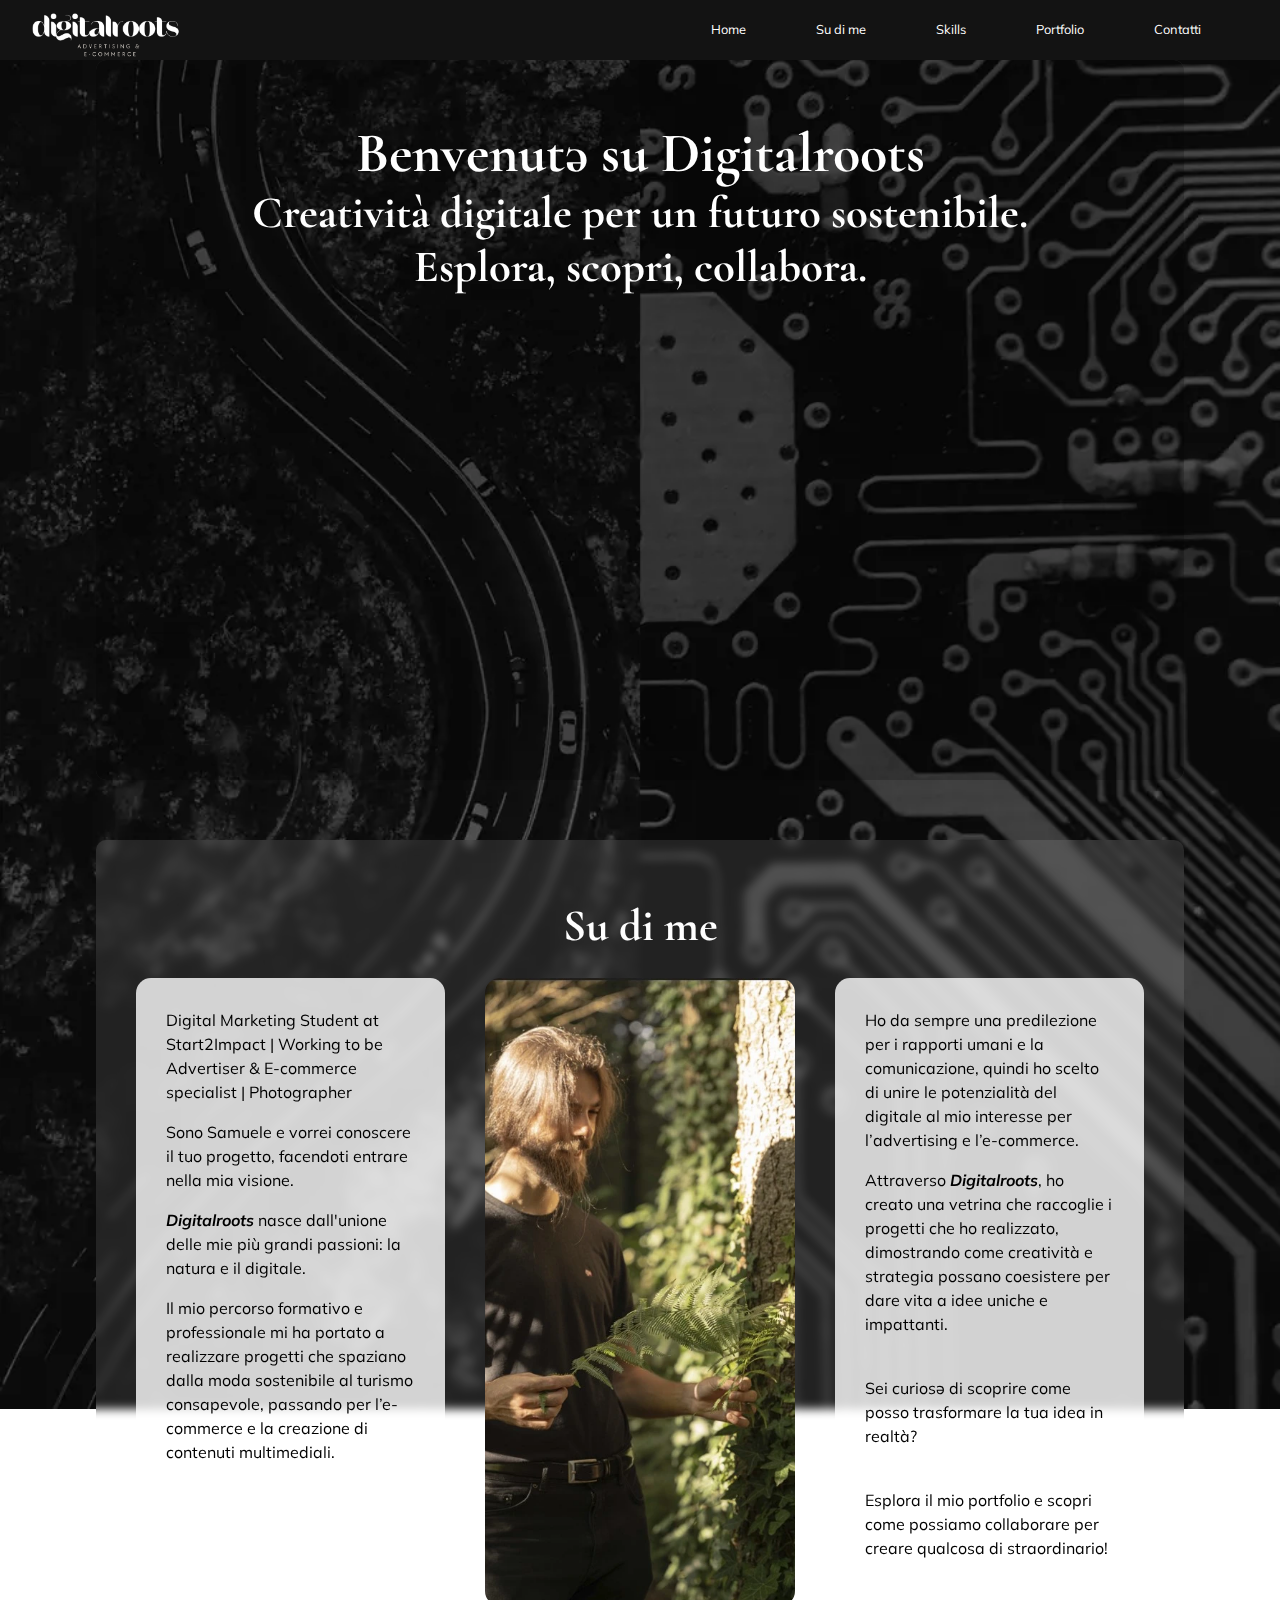
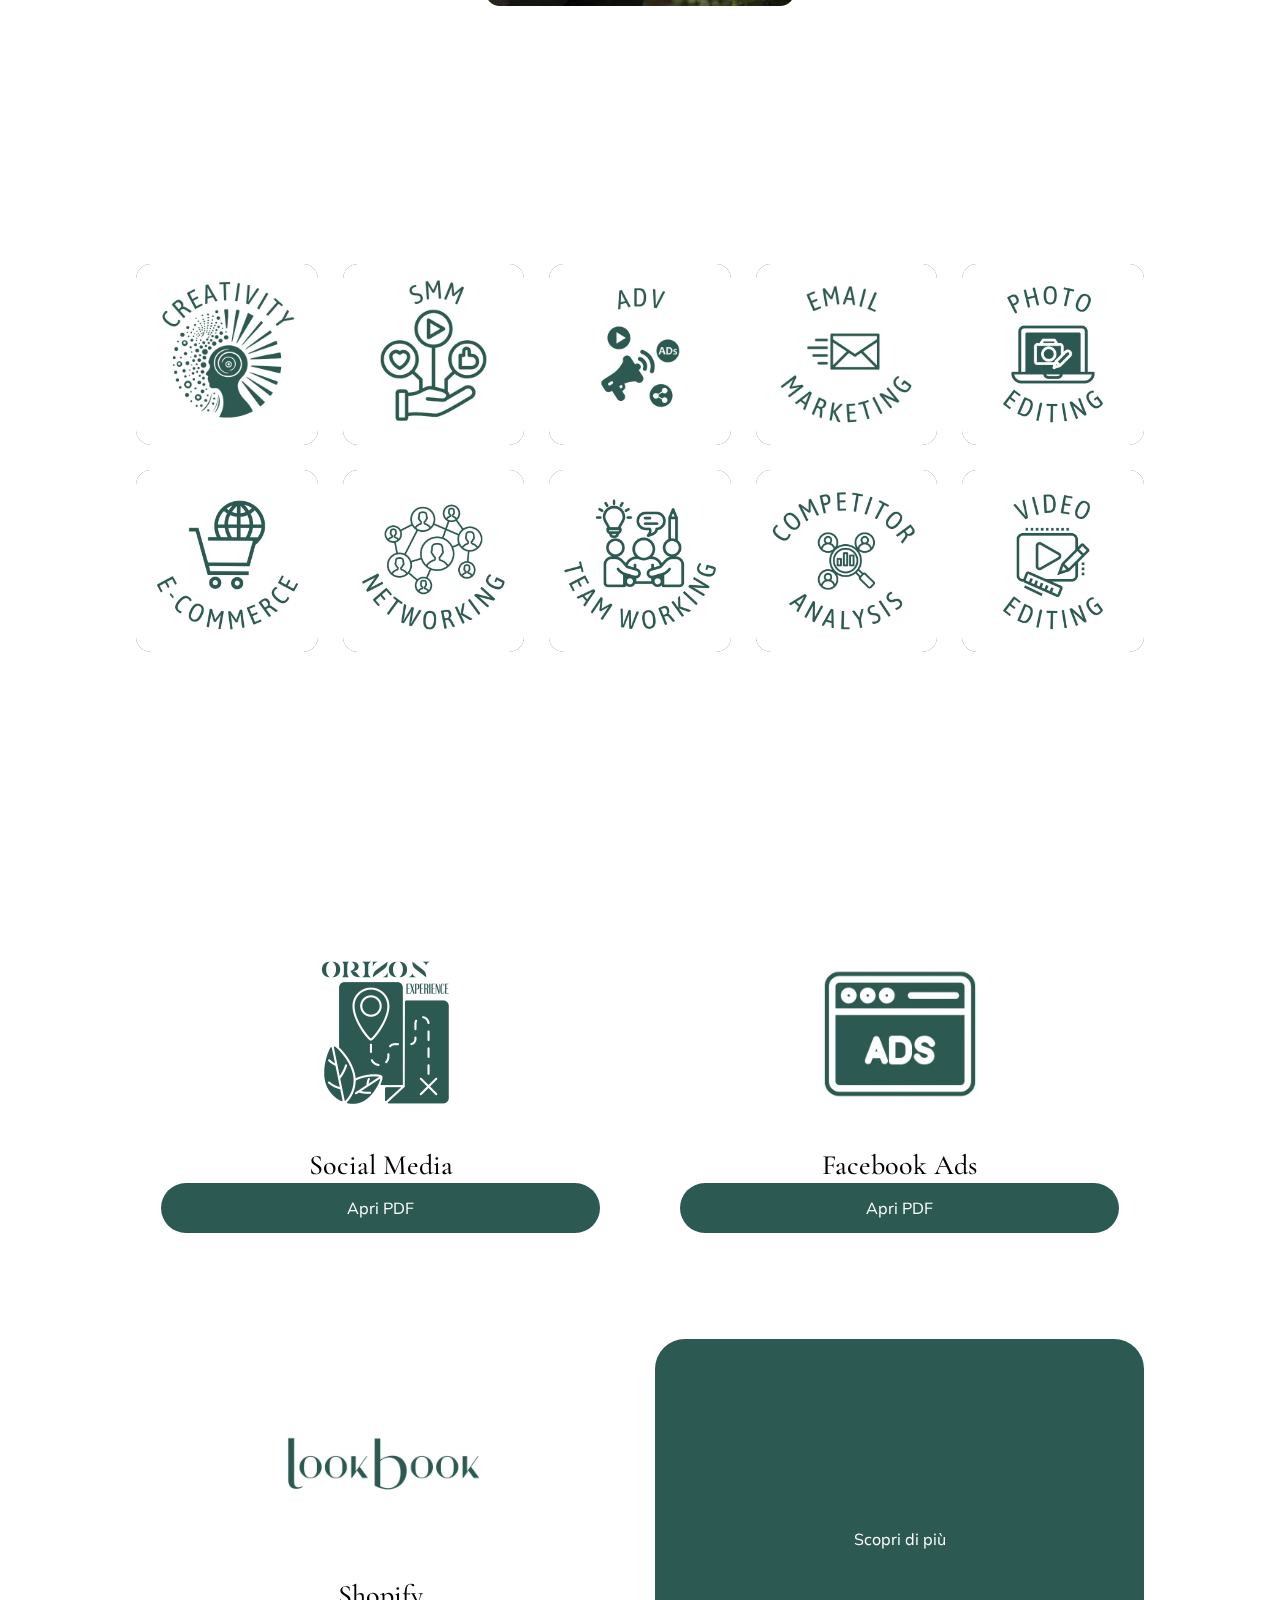
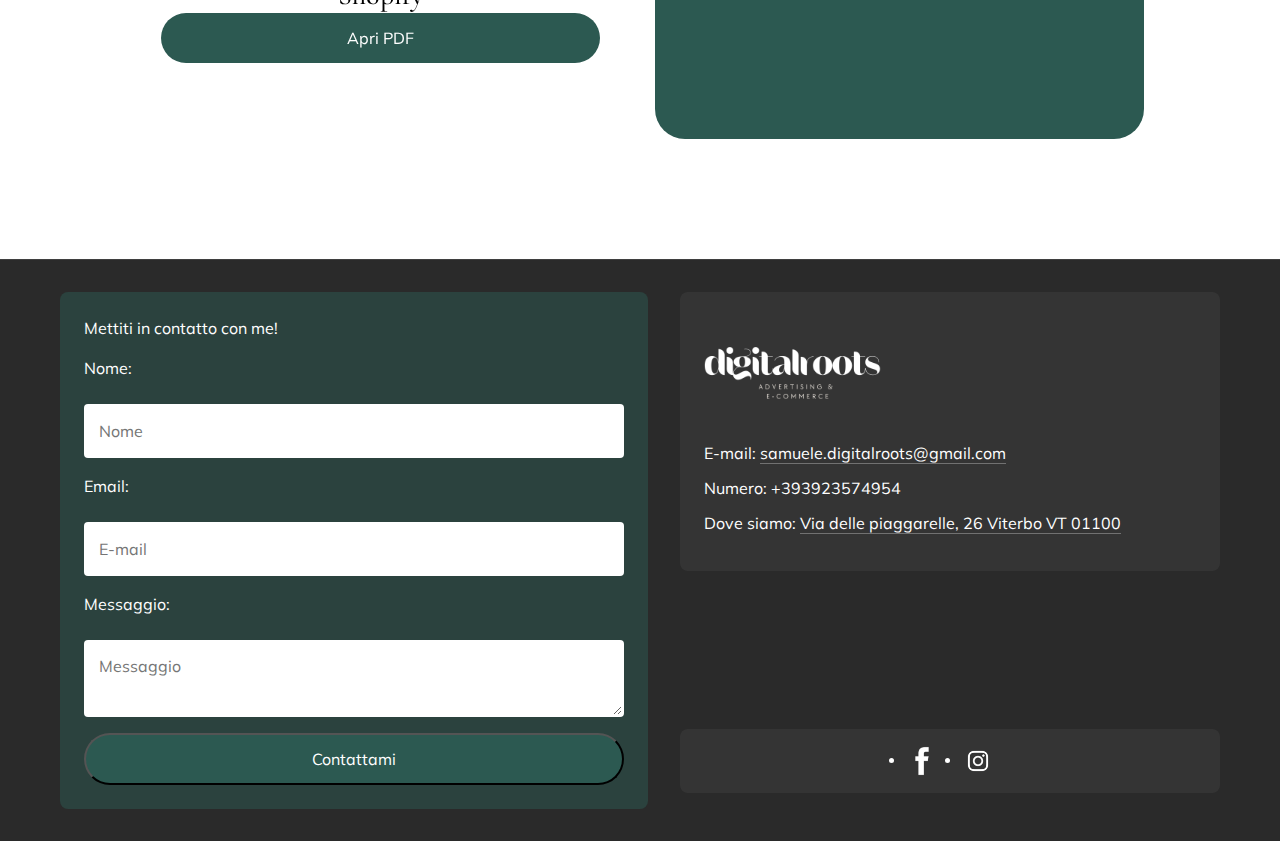
<file: index.html>
<!DOCTYPE html>
<html lang="it" aria-label="Sito principale Digitalroots">
<head>
    <meta charset="UTF-8">
    <meta name="viewport" content="width=device-width, initial-scale=1.0">
    <meta name="author" content="Samuele Delle Monache">
    <meta name="description" content="Digitalroots - Samuele Delle Monache, specializzato in digital marketing, advertising e e-commerce. Portfolio professionale e servizi">
    <meta name="keywords" content="digital marketing, e-commerce, advertising, social media, SEO, web marketing">
    
    <!-- Open Graph / Facebook -->
    <meta property="og:type" content="website">
    <meta property="og:url" content="https://samueledellemonache.github.io/Digitalroots/">
    <meta property="og:title" content="Digitalroots - Portfolio Professionale">
    <meta property="og:description" content="Esplora i progetti di digital marketing e advertising di Samuele Delle Monache">
    <meta property="og:image" content="https://samueledellemonache.github.io/Digitalroots/assets/media/logo-digitalroots-scritta.webp">

    <!-- X / Twitter -->
    <meta name="twitter:card" content="summary_large_image">
    <meta name="twitter:url" content="https://samueledellemonache.github.io/Digitalroots/">
    <meta name="twitter:title" content="Digitalroots - Portfolio Professionale">
    <meta name="twitter:description" content="Esplora i progetti di digital marketing e advertising di Samuele Delle Monache">
    <meta name="twitter:image" content="https://samueledellemonache.github.io/Digitalroots/assets/media/logo-digitalroots-scritta.webp">

    <!-- Preload & Fonts -->
    <link rel="preload" href="https://fonts.googleapis.com/css2?family=Cormorant+Garamond:wght@400;700&family=Mulish:wght@400;600&display=swap" as="style" onload="this.onload=null;this.rel='stylesheet'">
    <link rel="preconnect" href="https://fonts.googleapis.com">
    <link rel="preconnect" href="https://fonts.gstatic.com" crossorigin>
    
    <!-- Fallback for browser without JavaScript -->
    <noscript>
        <link rel="stylesheet" href="https://fonts.googleapis.com/css2?family=Cormorant+Garamond:wght@400;700&family=Mulish:wght@400;600&display=swap">
    </noscript>

    <!-- CSS -->
    <link rel="stylesheet" href="https://stackpath.bootstrapcdn.com/bootstrap/4.5.2/css/bootstrap.min.css" 
          integrity="sha384-JcKb8q3iqJ61gNV9KGb8thSsNjpSL0n8PARn9HuZOnIxN0hoP+VmmDGMN5t9UJ0Z" 
          crossorigin="anonymous">
    <link rel="stylesheet" href="./assets/style.css">

    <!-- Favicon e Canonical -->
    <link rel="canonical" href="https://samueledellemonache.github.io/Digitalroots/">
    <link rel="icon" href="./assets/media/monogram-digitalroots-favicon.ico" type="image/x-icon">
    
    <title>Digitalroots - Samuele Delle Monache</title>
</head>

<body aria-label="Contenuto principale">
    <div class="main-container">

        <header class="sticky-header" aria-label="Intestazione principale">
            <div class="logo" aria-label="Logo di Digitalroots">
                <a href="index.html">
                    <img src="./assets/media/logo-digitalroots-scritta.webp" alt="Digitalroots - Torna alla home page">
                </a>
            </div>

            <button class="navbar-toggler" id="navbar-toggler" aria-expanded="false" aria-label="Menu di navigazione">
                <div class="menu-icon"></div>
                <div class="menu-icon"></div>
                <div class="menu-icon"></div>
            </button>
            <nav class="navbar-collapse" id="navbar-collapse" aria-label="Menu principale">
                <ul>
                    <li><a href="index.html#intro" class="nav-link" aria-current="page">Home</a></li>
                    <li><a href="index.html#about" class="nav-link">Su di me</a></li>
                    <li><a href="index.html#skills" class="nav-link">Skills</a></li>
                    <li><a href="portfolio.html" class="nav-link">Portfolio</a></li>
                    <li><a href="index.html#footer" class="nav-link">Contatti</a></li>
                </ul>
            </nav>
        </header>

        <!-- INTRO SECTION -->
        <section id="intro" aria-labelledby="introTitle">
            <div class="intro-section">
                <div class="intro text">
                    <h1 id="introTitle"><b>Benvenutə su Digitalroots </b></h1>
                    <h2 id="introDesc"><b>Creatività digitale per un futuro sostenibile.<br>
                        Esplora, scopri, collabora.</b></h2>
                </div>
            </div>
        </section>

        <!-- ABOUT SECTION -->
        <section id="about" aria-labelledby="about-title">
            <div class="container">
                <div class="section-header">
                    <h2 id="about-title">Su di me</h2>
                    <br>
                </div>
                
                <div class="about_container">
                    <!-- Left Column -->
                    <div class="col_sx">
                        <div class="content-wrapper">
                            <p class="intro-text">Digital Marketing Student at Start2Impact | Working to be Advertiser & E-commerce specialist | Photographer </p>
                            <div class="about-text">
                                <p>Sono Samuele e vorrei conoscere il tuo progetto, facendoti entrare nella mia visione.</p>
                                <p><b><i>Digitalroots</i></b> nasce dall'unione delle mie più grandi passioni: la natura e il digitale.</p>
                                <p>Il mio percorso formativo e professionale mi ha portato a realizzare progetti che spaziano dalla moda sostenibile al turismo consapevole, passando per l’e-commerce e la creazione di contenuti multimediali.</p>
                            </div>
                        </div>
                    </div>

                    <!-- Central Image -->
                    <div class="image-container">
                        <img src="./assets/media/personal-photo.webp" 
                             alt="Samuele Delle Monache di profilo in un bosco con foglia di felce in mano" 
                             loading="lazy" 
                             class="profile-image">
                    </div>

                    <!-- Right Column -->
                    <div class="col_dx">
                        <div class="about-text">
                            <p>Ho da sempre una predilezione per i rapporti umani e la comunicazione, quindi ho scelto di unire le potenzialità del digitale al mio interesse per l’advertising e l’e-commerce.</p>
                            <p>Attraverso <b><i>Digitalroots</i></b>, ho creato una vetrina che raccoglie i progetti che ho realizzato, dimostrando come creatività e strategia possano coesistere per dare vita a idee uniche e impattanti.</p>
                            <br>
                            <p>Sei curiosə di scoprire come posso trasformare la tua idea in realtà?</p>
                            <br>
                            <p>Esplora il mio portfolio e scopri come possiamo collaborare per creare qualcosa di straordinario!</p>
                        </div>
                    </div>
                </div>
            </div>
        </section>

        <!-- SKILLS SECTION -->
        <section id="skills" aria-labelledby="skillsTitle">
            <div class="container">
                <h2 id="skillsTitle">Le mie skills</h2>
                <p class="visually-hidden">Elenco delle competenze di Samuele Delle Monache</p>
                <br>
                <div class="skl_container">
                    <div class="skill-item" data-tooltip="CREATIVITÀ: Ideazione e realizzazione di contenuti">
                        <img src="./assets/media/icon-creativity-skills.webp" alt="Profilo stilizzato di una testa umana con elementi astratti che simboleggiano la creatività. Sopra, la scritta 'CREATIVITY'" loading="lazy"> 
                    </div>
                    <div class="skill-item" data-tooltip="SOCIAL MEDIA MANAGER: Gestione e pianificazione dei contenuti sui social">
                        <img src="./assets/media/icon-social-media-manager-skills.webp" alt="Icona stilizzata di una mano che sorregge tre simboli social: un cuore, un play e un like. Sopra, la scritta 'SMM'" loading="lazy">
                    </div>
                    <div class="skill-item" data-tooltip="ADVERTISING: Creazione e gestione di campagne pubblicitarie">
                        <img src="./assets/media/icon-advertising-skills.webp" alt="Icona stilizzata di un megafono con simboli di advertising: play, ads e condivisione. Sopra, la scritta 'ADV'" loading="lazy">
                    </div>
                    <div class="skill-item" data-tooltip="EMAIL MARKETING: Gestione di campagne di email marketing">
                        <img src="./assets/media/icon-email-marketing-skills.webp" alt="Icona stilizzata di una busta da lettere in movimento. Intorno la scritta 'Email Marketing'" loading="lazy">
                    </div>

                    <div class="skill-item" data-tooltip="PHOTO EDITING: Ritocco e modifica di immagini">
                        <img src="./assets/media/photo-editing-skills.webp" alt="Icona stilizzata di un laptop con il disegno di una fotocamera e una matita. Intorno la scritta'Photo editing'" loading="lazy">
                    </div>

                    <div class="skill-item" data-tooltip="E-COMMERCE: Gestione e creazione di negozi online">
                        <img src="./assets/media/e-commerce-skills.webp" alt="Icona stilizzata di un carrello della spesa con al suo interno un globo. Intorno la scritta 'E-commerce'" loading="lazy">
                    </div> 
                    
                    <div class="skill-item" data-tooltip="NETWORKING: Creazione e gestione di relazioni professionali">
                        <img src="./assets/media/networking-skills.webp" alt="Icona stilizzata di una rete di persone collegate tra loro. Sotto la scritta 'Networking'" loading="lazy">
                    </div> 

                    <div class="skill-item" data-tooltip="TEAM WORKING: Lavoro di squadra e collaborazione">
                        <img src="./assets/media/team-working-skills.webp" alt="Icona stilizzata di tre persone che collaborano. Una lampadina, un fumetto e una matita sopra le teste simboleggiano idee e dialogo" loading="lazy">
                    </div> 

                    <div class="skill-item" data-tooltip="COMPETITOR ANALYSIS: Analisi della concorrenza">
                        <img src="./assets/media/competitor-analysis-skill.webp" alt="Icona stilizzata con una lente d'ingrandimento che analizza un grafico, collegata a quattro persone. Testo curvo: 'Competitor Analysis'" loading="lazy">
                    </div> 

                    <div class="skill-item" data-tooltip="VIDEO EDITING: montaggio e creazione di video">
                        <img src="./assets/media/video-editing-skills.webp" alt=" Icona stilizzata di uno schermo che mostra un simbolo 'play', una matita e un righello per indicare il video editing" loading="lazy">
                    </div> 
                </div>
            </div>
        </section>

        <!-- PORTFOLIO SECTION -->
        <section id="portfolio" aria-labelledby="portfolioTitle">
            <div class="container">
                <div class="portfolio-header">
                    <h2 id="portfolioTitle">Il mio portfolio</h2>
                    <p class="visually-hidden">Elenco dei progetti realizzati con relativi dettagli</p>
                    <br>
                </div>
                <div class="prt_container">
                    <div class="project">
                        <img src="./assets/media/orizon-experience-logo-sustainable-adventure-tourism.webp" alt="mappa con percorso tracciato, foglie in basso a sinistra e scritta 'Orizon Experience' in alto" loading="lazy">
                        <h3>Social Media</h3>
                        <button class="btn open-pdf" target="_blank" data-pdf="./assets/media/project-social.pdf" aria-label="Apri PDF del progetto Social Media (1.8MB)">Apri PDF</button>
                    </div>
                    <div class="project">
                        <img src="./assets/media/icon-facebook-ads-project.webp" alt="icona stilizzata di una pagina internet con al suo interno la scritta 'Ads'" loading="lazy">
                        <h3>Facebook Ads</h3>
                        <button class="btn open-pdf" target="_blank" data-pdf="./assets/media/project-facebook.pdf" aria-label="Apri PDF del progetto Facebook Ads (2MB)">Apri PDF</button>
                    </div>
                    <div class="project">
                        <img src="./assets/media/icon-lookbook-shopify-project-marketplace-secondhand.webp" alt="logo tipografico lookbook" loading="lazy">
                        <h3>Shopify</h3>
                        <button class="btn open-pdf"  target="_blank" data-pdf="./assets/media/project-shopify.pdf" aria-label="Apri PDF del progetto Shopify (2.3MB)">Apri PDF</button>
                    </div>
                    <a href="portfolio.html" class="discover-more">Scopri di più</a>
                </div>
            </div>
        </section>
    </div>

    <!-- FOOTER -->
    <footer id="footer" class="footer" aria-labelledby="footerTitle">
        <div class="footer-container">
            <!-- Form Column -->
            <div class="footer-form">
                <p class="form-title">Mettiti in contatto con me!</p>
                <form action="https://formspree.io/f/xnnjlaly" method="POST" id="contact-form" aria-labelledby="contact-form-title">
                    <label for="name">Nome:</label>
                    <input type="text" placeholder="Nome" id="name" name="name" required aria-required="true" autocomplete="name">
                    
                    <label for="email">Email:</label>
                    <input type="email" placeholder="E-mail" id="email" name="email" required aria-required="true" autocomplete="email">
                    
                    <label for="message">Messaggio:</label>
                    <textarea placeholder="Messaggio" id="message" name="message" required aria-required="true" autocomplete="message"></textarea>
                    
                    <button class="submit" type="submit" aria-label="Invia messaggio">Contattami</button>
                </form>
            </div>

            <!-- Info Column -->
            <div class="footer-info">
                <div class="footer-branding">
                    <img src="./assets/media/logo-digitalroots-scritta.webp" alt="Logo tipografico composto dalla parola digitalroots con sottotitolo advertising e e-commerce" class="footer-logo" loading="lazy">
                    <ul class="footer-contacts">
                        <li>E-mail: <a href="mailto:samuele.digitalroots@gmail.com" title="Invia email">samuele.digitalroots@gmail.com</a></li>
                        <li>Numero: +393923574954</li>
                        <li>Dove siamo:  <a href="https://www.google.com/maps/search/?api=1&query=Via+delle+piaggarelle,+26+Viterbo+VT+01100" 
                            target="_blank" 
                            rel="noopener" 
                            title="Visualizza su Google Maps">
                            Via delle piaggarelle, 26 Viterbo VT 01100
                          </a></li>
                    </ul>
                </div>
                <ul class="footer-social">
                    <li class="social-item">
                        <a href="https://www.facebook.com/people/Samuele-Delle-Monache/100011033235684/?_rdr" target="_blank">
                            <img src="./assets/media/fbicon.webp" alt="icona Facebook" loading="lazy">
                        </a>
                    </li>
                    <li class="social-item">
                        <a href="https://www.instagram.com/samuele_dellemonache/" target="_blank">
                            <img src="./assets/media/igicon.webp" alt="icona Instagram" loading="lazy">
                        </a>
                    </li>
                </ul>
            </div>
        </div>
    </footer>

    <div id="successModal" class="modal">
        <div class="modal-overlay">
            <div class="modal-content">
                <span class="close">&times;</span>
                <p>Grazie per avermi contattato! Riceverai una risposta entro 24 ore</p>
            </div>
        </div>
    </div>

    <!-- JavaScript -->
    <script src="./assets/script.js"></script>
    
</body>
</html>
</file>
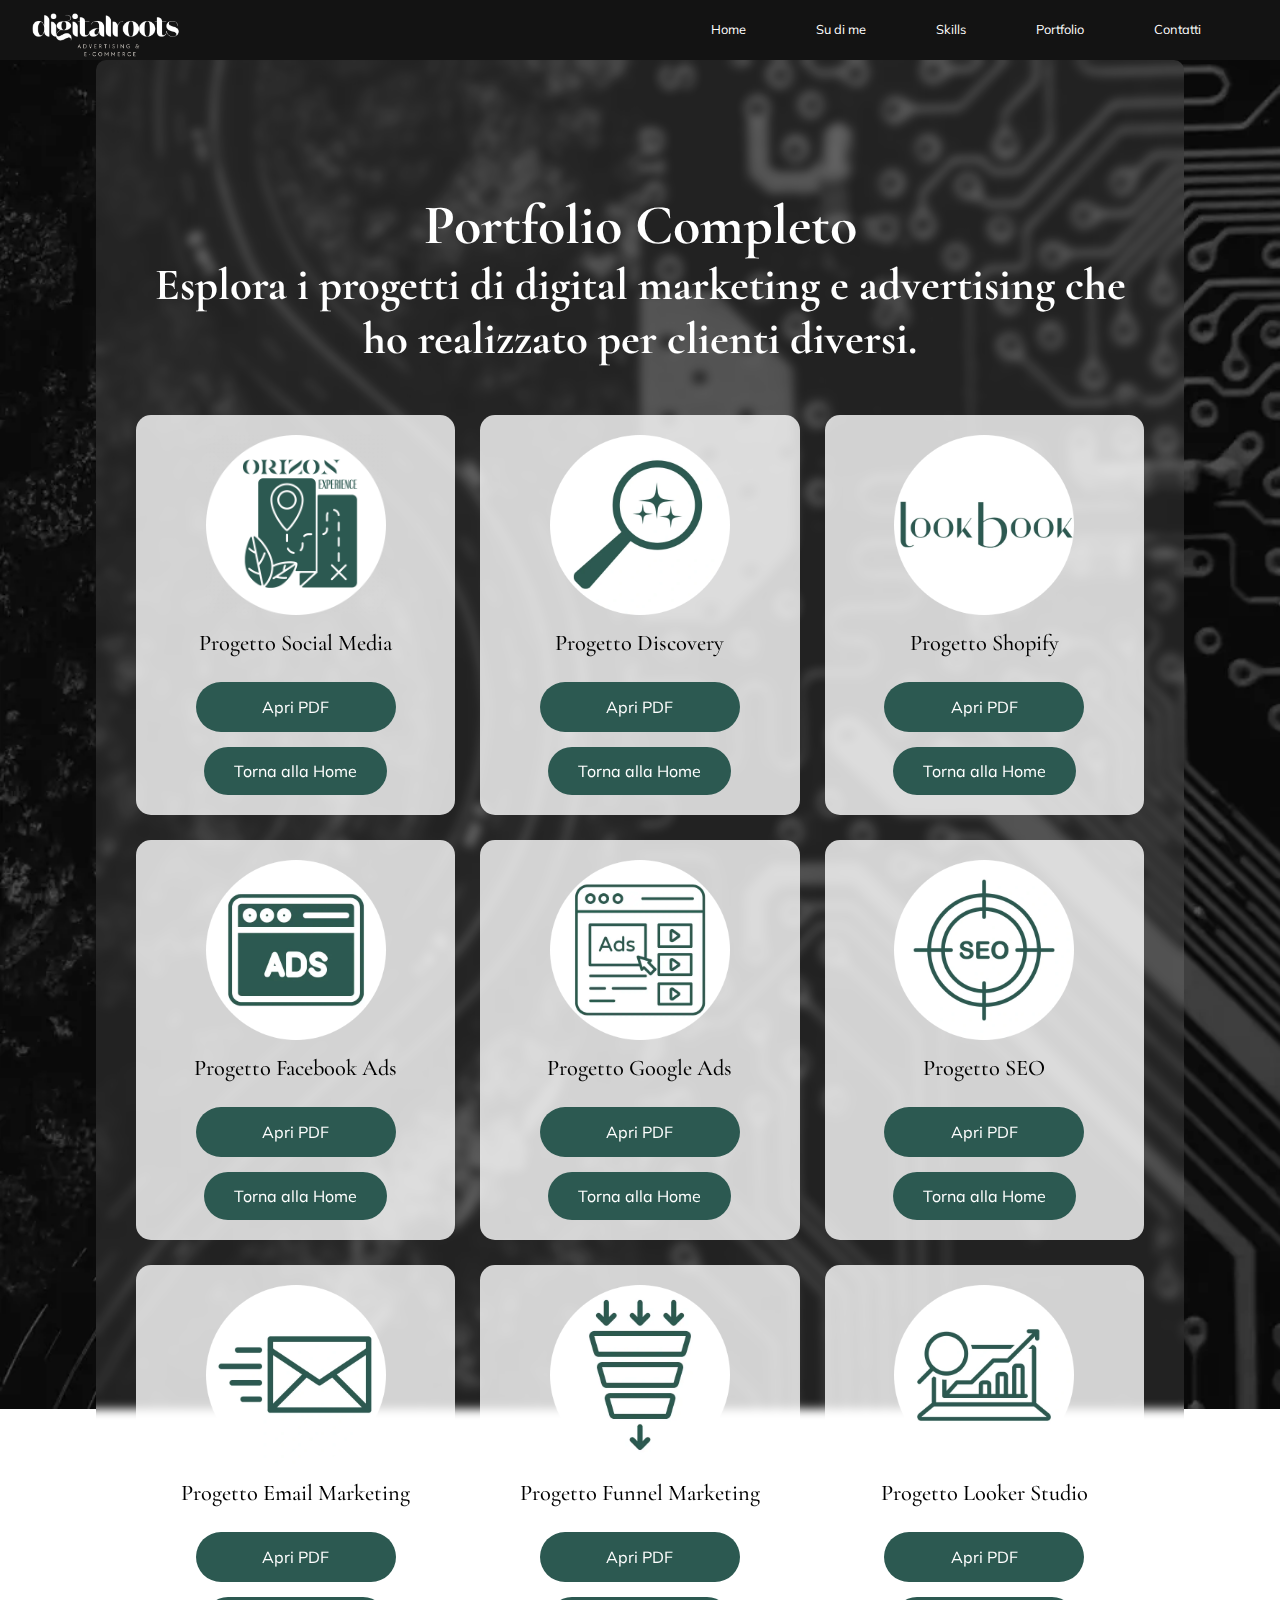
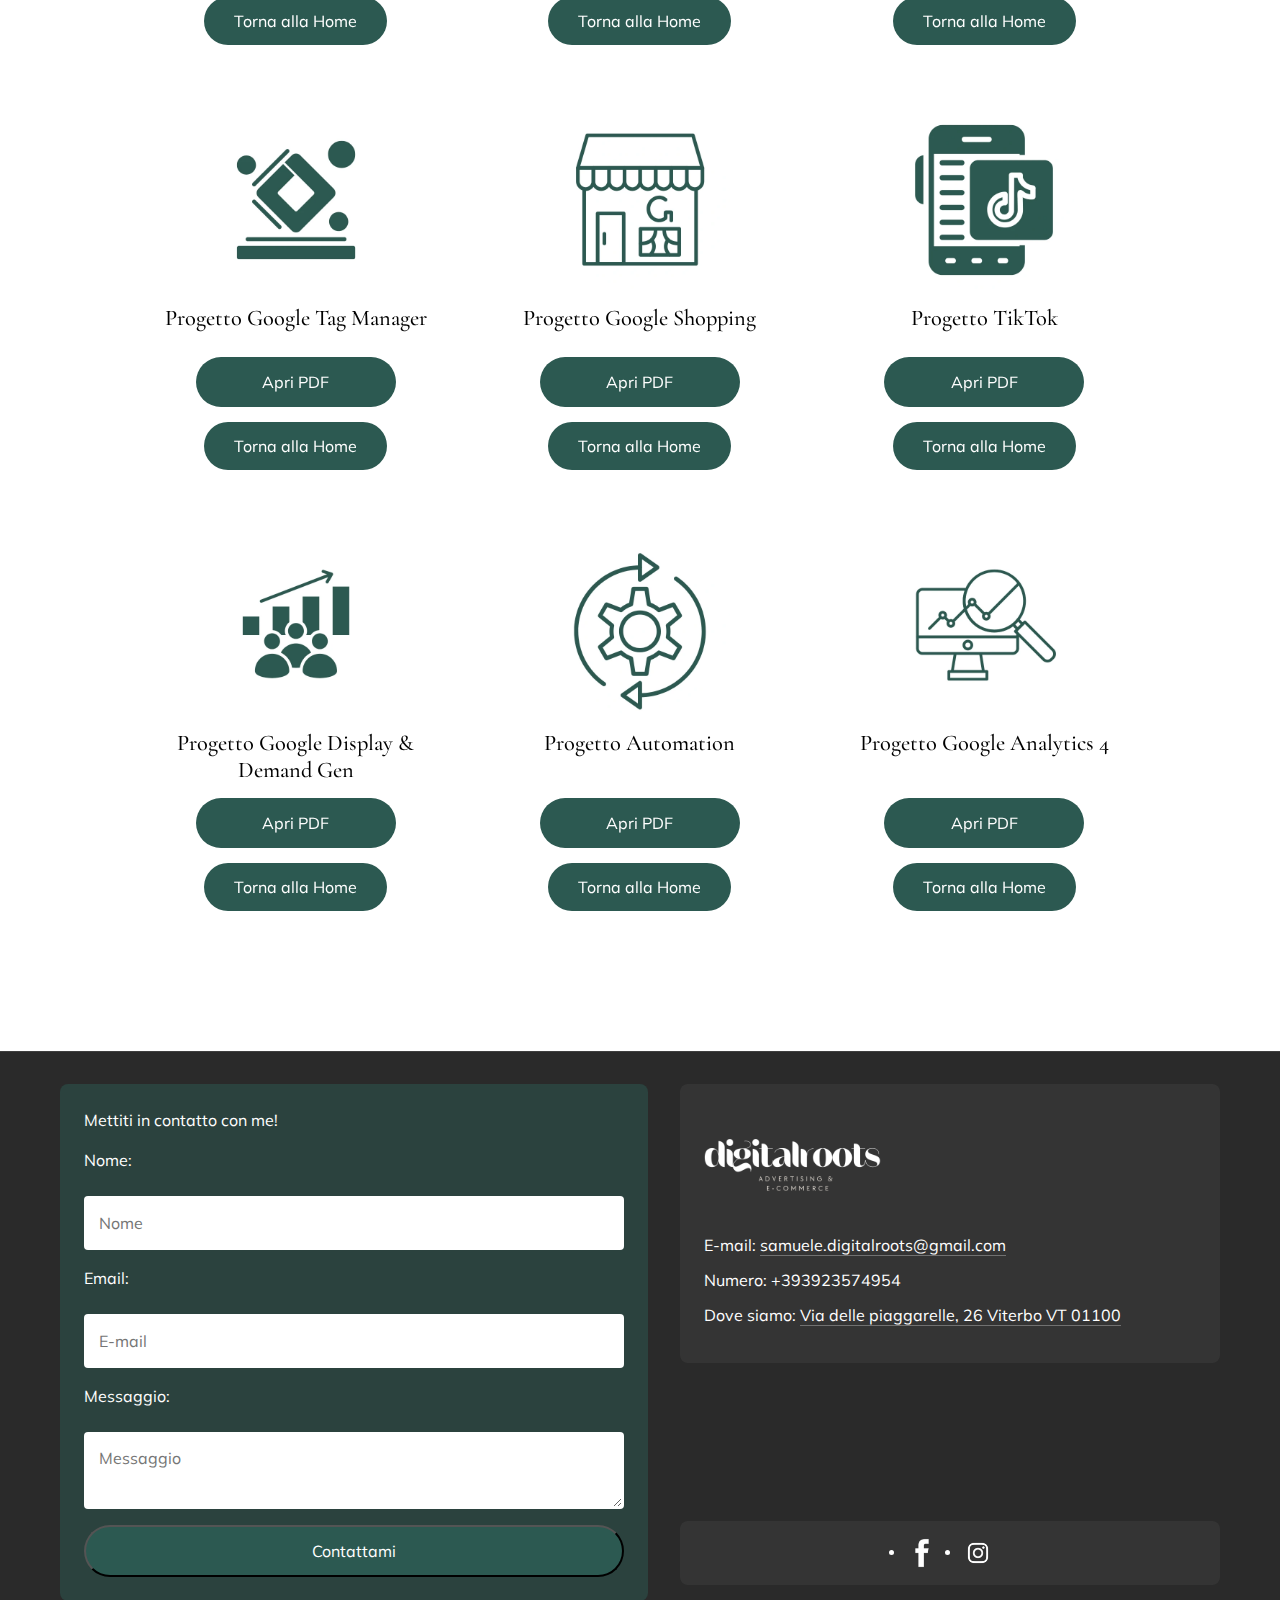
<file: portfolio.html>
<!DOCTYPE html>
<html lang="it" aria-label="Pagina portfolio Digitalroots">
<head>
    <meta charset="UTF-8">
    <meta name="viewport" content="width=device-width, initial-scale=1.0">
    <meta name="author" content="Samuele Delle Monache">
    <meta name="description" content="Digitalroots - Samuele Delle Monache, specializzato in digital marketing, advertising e e-commerce. Portfolio professionale e servizi">
    <meta name="keywords" content="digital marketing, e-commerce, advertising, social media, SEO, web marketing">
    
    <!-- Open Graph / Facebook -->
    <meta property="og:type" content="website">
    <meta property="og:url" content="https://samueledellemonache.github.io/Digitalroots/">
    <meta property="og:title" content="Digitalroots - Portfolio Professionale">
    <meta property="og:description" content="Esplora i progetti di digital marketing e advertising di Samuele Delle Monache">
    <meta property="og:image" content="https://samueledellemonache.github.io/Digitalroots/assets/media/logo-digitalroots-scritta.webp">

    <!-- X / Twitter -->
    <meta name="twitter:card" content="summary_large_image">
    <meta name="twitter:url" content="https://samueledellemonache.github.io/Digitalroots/">
    <meta name="twitter:title" content="Digitalroots - Portfolio Professionale">
    <meta name="twitter:description" content="Esplora i progetti di digital marketing e advertising di Samuele Delle Monache">
    <meta name="twitter:image" content="https://samueledellemonache.github.io/Digitalroots/assets/media/logo-digitalroots-scritta.webp">

    <!-- Preload e Fonts -->
    <link rel="preload" href="https://fonts.googleapis.com/css2?family=Cormorant+Garamond:wght@400;700&family=Mulish:wght@400;600&display=swap" as="style" onload="this.onload=null;this.rel='stylesheet'">
    <link rel="preconnect" href="https://fonts.googleapis.com">
    <link rel="preconnect" href="https://fonts.gstatic.com" crossorigin>
    
    <!-- Fallback per browser senza JavaScript -->
    <noscript>
        <link rel="stylesheet" href="https://fonts.googleapis.com/css2?family=Cormorant+Garamond:wght@400;700&family=Mulish:wght@400;600&display=swap">
    </noscript>

    <!-- CSS -->
    <link rel="stylesheet" href="https://stackpath.bootstrapcdn.com/bootstrap/4.5.2/css/bootstrap.min.css" 
          integrity="sha384-JcKb8q3iqJ61gNV9KGb8thSsNjpSL0n8PARn9HuZOnIxN0hoP+VmmDGMN5t9UJ0Z" 
          crossorigin="anonymous">
    <link rel="stylesheet" href="./assets/style.css">

    <!-- Favicon e Canonical -->
    <link rel="canonical" href="https://samueledellemonache.github.io/Digitalroots/portfolio">
    <link rel="icon" href="./assets/media/monogram-digitalroots-favicon.ico" type="image/x-icon">
    
    <title>Portfolio - Digitalroots | Samuele Delle Monache</title>
</head>

<body aria-label="Contenuto portfolio">
    <div class="main-container">
        
        <!-- Header -->
        <header class="sticky-header" aria-label="Intestazione principale">
            <div class="logo" aria-label="Logo di Digitalroots">
                <a href="index.html">
                    <img src="./assets/media/logo-digitalroots-scritta.webp" alt="Digitalroots - Torna alla home page">
                </a>
            </div>
            <button class="navbar-toggler" id="navbar-toggler" aria-expanded="false" aria-label="Menu di navigazione">
                <div class="menu-icon"></div>
                <div class="menu-icon"></div>
                <div class="menu-icon"></div>
            </button>
            <nav class="navbar-collapse" id="navbar-collapse" aria-label="Menu principale">
                <ul>
                    <li><a href="index.html#intro" class="nav-link" aria-current="page">Home</a></li>
                    <li><a href="index.html#about" class="nav-link">Su di me</a></li>
                    <li><a href="index.html#skills" class="nav-link">Skills</a></li>
                    <li><a href="portfolio.html" class="nav-link">Portfolio</a></li>
                    <li><a href="portfolio.html#footer" class="nav-link">Contatti</a></li>
                </ul>
            </nav>
        </header>

        <main aria-label="Contenuto principale portfolio">
            <section id="full-portfolio" aria-labelledby="portfolioMainTitle">
                <br>
                <br>
                <br>
                <div class="container">
                    <h1 id="portfolioMainTitle">Portfolio Completo</h1>
                    <h2 id="portfolioMainDesc">Esplora i progetti di digital marketing e advertising che ho realizzato per clienti diversi.</h2>
                    <p class="visually-hidden">Naviga tra i progetti utilizzando i tasti freccia</p>
                    <br>
                    <br>
                    <div class="portfolio-grid">
                        <!-- Project SOCIAL MEDIA -->
                        <div class="portfolio-item">
                            <img src="./assets/media/orizon-experience-logo-sustainable-adventure-tourism.webp" 
                                alt="mappa con percorso tracciato, foglie in basso a sinistra e scritta 'Orizon Experience' in alto" loading="lazy">
                            <h3>Progetto Social Media</h3>
                            <div class="project-actions">
                                <button class="btn open-pdf" 
                                        aria-label="Apri PDF progetto Social Media (2MB)"
                                        data-pdf="./assets/media/project-social.pdf">
                                    Apri PDF
                                </button>
                                <a href="index.html" class="back-home" aria-label="Torna alla home page">Torna alla Home</a>
                            </div>
                        </div>
                        
                        <!-- Project DISCOVERY -->
                        <div class="portfolio-item">
                            <img src="./assets/media/icon-discovery-project.webp" 
                                alt="icona stilizzata di una lente d'ingrandimento con delle stelle al suo interno" loading="lazy">
                            <h3>Progetto Discovery</h3>
                            <div class="project-actions">
                                <button class="btn open-pdf" 
                                        aria-label="Apri PDF progetto Discovery (1.8MB)"
                                        data-pdf="./assets/media/project-discovery.pdf">
                                    Apri PDF
                                </button>
                                <a href="index.html" class="back-home" aria-label="Torna alla home page">Torna alla Home</a>
                            </div>
                        </div>
                        
                        <!-- Project SHOPIFY -->
                        <div class="portfolio-item">
                            <img src="./assets/media/icon-lookbook-shopify-project-marketplace-secondhand.webp" 
                                alt="logo tipografico lookbook" loading="lazy">
                            <h3>Progetto Shopify</h3>
                            <div class="project-actions">
                                <button class="btn open-pdf" 
                                        aria-label="Apri PDF progetto Shopify (2.3MB)"
                                        data-pdf="./assets/media/project-shopify.pdf">
                                    Apri PDF
                                </button>
                                <a href="index.html" class="back-home" aria-label="Torna alla home page">Torna alla Home</a>
                            </div>
                        </div>
                        
                        <!-- Project FACEBOOK ADS -->
                        <div class="portfolio-item">
                            <img src="./assets/media/icon-facebook-ads-project.webp" 
                                alt="icona stilizzata di una pagina internet con al suo interno la scritta 'Ads'" loading="lazy">
                            <h3>Progetto Facebook Ads</h3>
                            <div class="project-actions">
                                <button class="btn open-pdf" 
                                        aria-label="Apri PDF progetto Facebook Ads (1.5MB)"
                                        data-pdf="./assets/media/project-facebook.pdf">
                                    Apri PDF
                                </button>
                                <a href="index.html" class="back-home" aria-label="Torna alla home page">Torna alla Home</a>
                            </div>
                        </div>
                        
                        <!-- Project GOOGLE ADS -->
                        <div class="portfolio-item">
                            <img src="./assets/media/icon-google-ads-project.webp" 
                                alt="icona stilizzata di una pagina internet con al suo interno la scritta 'Ads'" loading="lazy">
                            <h3>Progetto Google Ads</h3>
                            <div class="project-actions">
                                <button class="btn open-pdf" 
                                        aria-label="Apri PDF progetto Google Ads (2.1MB)"
                                        data-pdf="./assets/media/project-Google Ads-Samuele Delle Monache.pdf">
                                    Apri PDF
                                </button>
                                <a href="index.html" class="back-home" aria-label="Torna alla home page">Torna alla Home</a>
                            </div>
                        </div>
                        
                        <!-- Project SEO -->
                        <div class="portfolio-item">
                            <img src="./assets/media/icon-seo-project.webp" 
                                alt="icona stilizzata di un mirino con al suo interno la scritta 'SEO'" loading="lazy">
                            <h3>Progetto SEO</h3>
                            <div class="project-actions">
                                <button class="btn open-pdf" 
                                        aria-label="Apri PDF progetto SEO (1.9MB)"
                                        data-pdf="./assets/media/project-Seo- Samuele Delle Monache.pdf">
                                    Apri PDF
                                </button>
                                <a href="index.html" class="back-home" aria-label="Torna alla home page">Torna alla Home</a>
                            </div>
                        </div>
                        
                        <!-- Project EMAIL MARKETING -->
                        <div class="portfolio-item">
                            <img src="./assets/media/icon-email-marketing-project.webp" 
                                alt="icona stilizzata di una busta da lettere con delle righe orizzontali sulla sinistra che indicano movimento" loading="lazy">
                            <h3>Progetto Email Marketing</h3>
                            <div class="project-actions">
                                <button class="btn open-pdf" 
                                        aria-label="Apri PDF progetto Email Marketing (1.2MB)"
                                        data-pdf="./assets/media/Email Marketing-Samuele Delle Monache.pdf">
                                    Apri PDF
                                </button>
                                <a href="index.html" class="back-home" aria-label="Torna alla home page">Torna alla Home</a>
                            </div>
                        </div>
                        
                        <!-- Project FUNNEL MARKETING -->
                        <div class="portfolio-item">
                            <img src="./assets/media/icon-funnel-project.webp" 
                                alt="icona stilizzata di un imbuto con tre frecce in alto ed una in basso" loading="lazy">
                            <h3>Progetto Funnel Marketing</h3>
                            <div class="project-actions">
                                <button class="btn open-pdf" 
                                        aria-label="Apri PDF progetto Funnel Marketing (1.7MB)"
                                        data-pdf="./assets/media/Funnel Marketing-Samuele Delle Monache.pdf">
                                    Apri PDF
                                </button>
                                <a href="index.html" class="back-home" aria-label="Torna alla home page">Torna alla Home</a>
                            </div>
                        </div>
                        
                        <!-- Project LOOKER STUDIO -->
                        <div class="portfolio-item">
                            <img src="./assets/media/icon-looker-studio.webp" 
                                alt="icona stilizzata di un laptop con al suo interno un grafico e in alto a sinistra una lente di ingrendimento" loading="lazy">
                            <h3>Progetto Looker Studio</h3>
                            <div class="project-actions">
                                <button class="btn open-pdf" 
                                        aria-label="Apri PDF progetto Looker Studio (2.4MB)"
                                        data-pdf="./assets/media/Looker Studio-Samuele Delle Monache.pdf">
                                    Apri PDF
                                </button>
                                <a href="index.html" class="back-home" aria-label="Torna alla home page">Torna alla Home</a>
                            </div>
                        </div>
                        
                        <!-- Project GOOGLE TAG MANAGER -->
                        <div class="portfolio-item">
                            <img src="./assets/media/icon-google-tag-manager.webp" 
                                alt="logo Google Tag Manager" loading="lazy">
                            <h3>Progetto Google Tag Manager</h3>
                            <div class="project-actions">
                                <button class="btn open-pdf" 
                                        aria-label="Apri PDF progetto Google Tag Manager (1.1MB)"
                                        data-pdf="./assets/media/Tag Manager-Samuele Delle Monache.pdf">
                                    Apri PDF
                                </button>
                                <a href="index.html" class="back-home" aria-label="Torna alla home page">Torna alla Home</a>
                            </div>
                        </div>
                        
                        <!-- Project GOOGLE SHOPPING -->
                        <div class="portfolio-item">
                            <img src="./assets/media/icon-google-shopping.webp" 
                                alt="icona stilizzata di un negozio" loading="lazy">
                            <h3>Progetto Google Shopping</h3>
                            <div class="project-actions">
                                <button class="btn open-pdf" 
                                        aria-label="Apri PDF progetto Google Shopping (1.6MB)"
                                        data-pdf="./assets/media/Google Shopping-Samuele Delle Monache.pdf">
                                    Apri PDF
                                </button>
                                <a href="index.html" class="back-home" aria-label="Torna alla home page">Torna alla Home</a>
                            </div>
                        </div>
                        
                        <!-- Project TIK TOK -->
                        <div class="portfolio-item">
                            <img src="./assets/media/icon-tiktok-project.webp" 
                                alt="icona stilizzata di uno smartphone con l'ingrandimento del logo di Tiktok" loading="lazy">
                            <h3>Progetto TikTok</h3>
                            <div class="project-actions">
                                <button class="btn open-pdf" 
                                        aria-label="Apri PDF progetto TikTok (1.4MB)"
                                        data-pdf="./assets/media/TikTok- Samuele Delle Monache.pdf">
                                    Apri PDF
                                </button>
                                <a href="index.html" class="back-home" aria-label="Torna alla home page">Torna alla Home</a>
                            </div>
                        </div>
                        
                        <!-- Project GOOGLE DISPLAY & DEMAND GEN -->
                        <div class="portfolio-item">
                            <img src="./assets/media/icon-google-display-and-demand-gen.webp" 
                                alt="grafico stilizzato con andamento crescente e tre persone di fronte" loading="lazy">
                            <h3>Progetto Google Display & Demand Gen</h3>
                            <div class="project-actions">
                                <button class="btn open-pdf" 
                                        aria-label="Apri PDF progetto Google Display & Demand Gen (1.3MB)"
                                        data-pdf="./assets/media/Google Display & Demand Gen - Samuele Delle Monache.pdf">
                                    Apri PDF
                                </button>
                                <a href="index.html" class="back-home" aria-label="Torna alla home page">Torna alla Home</a>
                            </div>
                        </div>
                        
                        <!-- Project AUTOMATION -->
                        <div class="portfolio-item">
                            <img src="./assets/media/icon-automation.webp" 
                                alt="icona stilizzata di un ingranaggio con due frecce che simulano movimento circolare" loading="lazy">
                            <h3>Progetto Automation</h3>
                            <div class="project-actions">
                                <button class="btn open-pdf" 
                                        aria-label="Apri PDF progetto Automation (1.0MB)"
                                        data-pdf="./assets/media/Automation-Samuele Delle Monache.pdf">
                                    Apri PDF
                                </button>
                                <a href="index.html" class="back-home" aria-label="Torna alla home page">Torna alla Home</a>
                            </div>
                        </div>
                        
                        <!-- Project GOOGLE ANALYTICS 4 -->
                        <div class="portfolio-item">
                            <img src="./assets/media/icon-google-analytics4.webp" 
                                alt="icona stilizzata di un laptop con al suo interno un grafico e in alto a destra una lente di ingrendimento" loading="lazy">
                            <h3>Progetto Google Analytics 4</h3>
                            <div class="project-actions">
                                <button class="btn open-pdf" 
                                        aria-label="Apri PDF progetto Google Analytics 4 (1.8MB)"
                                        data-pdf="./assets/media/Google Analytics 4 - Samuele Delle Monache.pdf">
                                    Apri PDF
                                </button>
                                <a href="index.html" class="back-home" aria-label="Torna alla home page">Torna alla Home</a>
                            </div>
                        </div>
                    </div>
                </div>
            </section>
        </main>

        <!-- FOOTER -->
        <footer id="footer" class="footer" aria-labelledby="footerTitle">
            <div class="footer-container">
                <!-- Form Column -->
                <div class="footer-form">
                    <p class="form-title">Mettiti in contatto con me!</p>
                    <form action="https://formspree.io/f/xnnjlaly" method="POST" id="contact-form" aria-labelledby="contact-form-title">
                        <label for="name">Nome:</label>
                        <input type="text" placeholder="Nome" id="name" name="name" required aria-required="true" autocomplete="name">
                        
                        <label for="email">Email:</label>
                        <input type="email" placeholder="E-mail" id="email" name="email" required aria-required="true" autocomplete="email">
                        
                        <label for="message">Messaggio:</label>
                        <textarea placeholder="Messaggio" id="message" name="message" required aria-required="true" autocomplete="message"></textarea>
                        
                        <button class="submit" type="submit" aria-label="Invia messaggio">Contattami</button>
                    </form>
                </div>

                <!-- Info Column -->
                <div class="footer-info">
                    <div class="footer-branding">
                        <img src="./assets/media/logo-digitalroots-scritta.webp" alt="Logo tipografico composto dalla parola digitalroots con sottotitolo advertising e e-commerce" class="footer-logo" loading="lazy">
                        <ul class="footer-contacts">
                            <li>E-mail: <a href="mailto:samuele.digitalroots@gmail.com" title="Invia email">samuele.digitalroots@gmail.com</a></li>
                            <li>Numero: +393923574954</li>
                            <li>Dove siamo:  <a href="https://www.google.com/maps/search/?api=1&query=Via+delle+piaggarelle,+26+Viterbo+VT+01100" 
                                target="_blank" 
                                rel="noopener" 
                                title="Visualizza su Google Maps">
                                Via delle piaggarelle, 26 Viterbo VT 01100
                            </a></li>
                        </ul>
                    </div>
                    <ul class="footer-social">
                        <li class="social-item">
                            <a href="https://www.facebook.com/people/Samuele-Delle-Monache/100011033235684/?_rdr" target="_blank">
                                <img src="./assets/media/fbicon.webp" alt="icona Facebook" loading="lazy">
                            </a>
                        </li>
                        <li class="social-item">
                            <a href="https://www.instagram.com/samuele_dellemonache/" target="_blank">
                                <img src="./assets/media/igicon.webp" alt="icona Instagram" loading="lazy">
                            </a>
                        </li>
                    </ul>
                </div>
            </div>
        </footer>

    <div id="successModal" class="modal">
        <div class="modal-overlay">
            <div class="modal-content">
                <span class="close">&times;</span>
                <p>Grazie per avermi contattato! Riceverai una risposta entro 24 ore</p>
            </div>
        </div>
    </div>

    <!-- JavaScript -->
    <script src="./assets/script.js"></script>
</body>
</html>
</file>
<file: assets/style.css>
/* ========= VARIABLES ========= */
:root {
    --background-color: transparent;
    --text-color: black;
    --primary-color: #2c5951;
    --button-hover-color: #3a7a75;
    --hover-color: #429e99;
    --header-bg: rgba(19, 19, 19, 1);
    --section-bg: rgba(255, 255, 255, 0.9);
    --modal-overlay: rgba(0,0,0,0.7);
    --full-height-minus-header: calc(100vh - 60px);
    --button-padding: 12px 30px;
    --button-radius: 30px;
}

/* ========= BASE ========= */
html, body {
    min-height: 100vh;
    margin: 0;
    padding: 0;
    background: fixed center/cover url('../assets/media/background.webp') no-repeat;
    font-family: 'Mulish', sans-serif;
    color: var(--text-color);
    overflow-x: hidden;
    scroll-padding-top: 80px;
}

img {
    max-width: 100%;
    height: auto;
    border-radius: 15px;
}

/* ========= FONT ========= */
h1, h2, h3, h4, h5, h6 {
    font-family: 'Cormorant Garamond', serif;
    text-align: center;
    margin: 0 auto;
}

h1 { font-size: 3.5rem; }
h2 { font-size: 2.8rem; }
h1, h2 { 
    font-weight: bold;
    color: white;
}

/* ========= LAYOUT ========= */
.container {
    max-width: 1200px;
    margin: 0 auto;
    padding: 0 20px;
}

section {
    position: relative;
    background-color: rgba(255, 255, 255, 0.1);
    padding: 60px 20px;
    margin: 60px auto;
    border-radius: 10px;
    backdrop-filter: blur(5px);
    max-width: 85%;
    scroll-margin-top: 60px;
}

/* ========= HEADER & NAVIGATION ========= */
.sticky-header {
    display: flex;
    align-items: center;
    justify-content: space-between;
    position: fixed;
    top: 0;
    width: 100%;
    height: 60px;
    padding: 0 2rem;
    background-color: var(--header-bg);
    z-index: 1100;
}

.logo img { max-width: 150px; }

.navbar-toggler {
    display: none;
    background: none;
    border: none;
    padding: 10px;
    cursor: pointer;
}

.menu-icon {
    display: block;
    width: 25px;
    height: 3px;
    background: white;
    margin: 4px 0;
    transition: all 0.3s;
}

.navbar-collapse ul {
    display: flex;
    list-style: none;
    margin: 0;
    padding: 0;
    gap: 2.5rem;
    margin-left: auto;
    padding-right: 2rem;
    font-size: 0.8rem;
    justify-content: flex-end;
}

.nav-link {
    color: white;
    padding: 10px 15px;
    text-decoration: none;
    transition: all 0.3s;
}

/* ========= SECTIONS ========= */
/* Intro Section */
#intro {
    height: 80vh;
    display: flex;
    justify-content: center;
    margin: 60px auto;
    position: relative;
    overflow: hidden;
    max-width: 85%;
}

#intro::before {
    content: '';
    position: absolute;
    top: 0;
    left: 0;
    width: 100%;
    height: 100%;
    background: fixed center/cover url('../assets/media/background.webp') no-repeat;
    filter: brightness(0.8);
    z-index: -1;
}

#intro .container {
    background: rgba(255, 255, 255, 0.85);
    padding: 30px;
    border-radius: 15px;
    max-width: 800px;
}

/* About Section */
.about_container {
    display: grid;
    grid-template-columns: 1fr 1fr 1fr;
    gap: 40px;
    max-width: 1300px;
}

.col_sx, .col_dx {
    padding: 30px;
    background: rgba(255, 255, 255, 0.8);
    border-radius: 15px;
}

.image-container img {
    width: 100%;
    height: 100%;
    object-fit: cover;
}

/* Skills Section */
.skl_container {
    display: grid;
    grid-template-columns: repeat(5, 1fr);
    gap: 25px;
    max-width: 1300px;
}

.skill-item {
    aspect-ratio: 1/1;
    background: var(--primary-color);
    border-radius: 15px;
    transition: transform 0.3s;
    z-index: 1000;
    position: relative;
}

.skill-item:hover { transform: translateY(-3px); }

/* ========= TOOLTIPS ========= */
.tooltip {
    position: absolute;
    top: 0;
    left: 0;
    width: 100%;
    height: 100%;
    background: rgba(44, 89, 81, 0.95);
    color: white;
    display: flex;
    align-items: center;
    justify-content: center;
    border-radius: 15px;
    opacity: 0;
    visibility: hidden;
    transition: all 0.3s cubic-bezier(0.4, 0, 0.2, 1);
    z-index: 1001;
    pointer-events: none;
    padding: 15px;
    text-align: center;
    font-size: 1.1rem;
    box-shadow: 0 4px 15px rgba(0,0,0,0.2);
    cursor: pointer;
    border: 2px solid rgba(255,255,255,0.2);
}

.tooltip:hover {
    background: rgba(44, 89, 81, 1);
}
/* Portfolio Sections */
.prt_container,
.portfolio-grid {
    display: grid;
    grid-template-columns: repeat(2, 1fr);
    gap: 30px;
    midth: 100%;
    margin: 0 auto;
}

.project, .portfolio-item, .discover-more-container {
    background: rgba(255, 255, 255, 0.8);
    border-radius: 15px;
    padding: 25px;
    min-height: 400px;
    height: 100%; 
    display: flex;
    flex-direction: column;
}

.discover-more-container {
    justify-content: center;
    align-items: center;
    background: var(--primary-color) !important;
    text-align: center;
    padding: 30px;
}

.discover-more-container:hover {
    background: var(--button-hover-color) !important;
    transform: translateY(-3px);
}

.discover-more {
    width: 100%;
    text-align: center;
    font-size: 1.5rem;
    padding: 15px 30px !important;
}

.project img, 
.portfolio-item img {
    width: 100%;
    height: 200px;
    object-fit: contain;
    border-radius: 10px;
    margin-bottom: 15px;
}

.project,
.portfolio-item {
    position: relative;
    transition: all 0.4s cubic-bezier(0.4, 0, 0.2, 1);
    overflow: hidden;
    cursor: pointer;
    transform: translateY(0);
}

.project:hover,
.portfolio-item:hover {
    transform: translateY(-5px);
    box-shadow: 0 10px 20px rgba(0,0,0,0.15);
}


/*  PORTFOLIO PAGE  */
.portfolio-grid {
    display: grid;
    grid-template-columns: repeat(3, 1fr); 
    gap: 25px;
    max-width: 1500px;
    margin: 0 auto;
}

.portfolio-item {
    background: rgba(255, 255, 255, 0.8);
    border-radius: 15px;
    padding: 20px;
    min-height: 400px;
    display: flex;
    flex-direction: column;
}

.project-actions {
    margin-top: auto; 
    display: flex;
    flex-direction: column;
    align-items: center; 
    gap: 15px;
    width: 100%;
}

.project-actions .btn {
    width: 80%;
    max-width: 200px;
    text-align: center;
}

.portfolio-item img {
    height: 180px; 
    object-fit: contain;
    margin-bottom: 15px;
}

.portfolio-item h3 {
    font-size: 1.4rem;
    text-align: center;
    margin-bottom: 15px;
}

/* ========= BUTTONS ========= */

.discover-more,
.open-pdf,
.back-home,
.submit {
    background-color: var(--primary-color);
    color: white;
    padding: var(--button-padding);
    border-radius: var(--button-radius);
    font-size: 1rem;
    text-decoration: none;
    transition: all 0.3s;
    display: inline-flex;
    align-items: center;
    justify-content: center;
}

.discover-more:hover,
.open-pdf:hover,
.back-home:hover,
.submit:hover {
    background-color: var(--button-hover-color);
    transform: translateY(-3px);
}

/* ========= FOOTER ========= */
.footer {
    padding: 2rem 0;
    background-color: rgba(19, 19, 19, 0.9);
    border-top: 1px solid rgba(255, 255, 255, 0.1);
    color: white;
}

.footer-container {
    display: flex;
    gap: 2rem;
    max-width: 1200px;
    margin: 0 auto;
    padding: 0 20px;
}

.footer-form {
    flex: 1;
    padding: 1.5rem;
    background: rgba(44,89,81,0.5);
    border-radius: 8px;
}

.footer-form form {
    display: flex;
    flex-direction: column;
    gap: 1rem;
}

.footer-info {
    flex: 1;
    display: flex;
    flex-direction: column;
    justify-content: space-between;
}

.footer-branding {
    padding: 1.5rem;
    background: rgba(255, 255, 255, 0.05);
    border-radius: 8px;
    margin-bottom: 1.5rem;
}

.footer-logo {
    max-width: 180px;
    margin-bottom: 1.5rem;
}

.footer-contacts {
    list-style: none;
    padding: 0;
    margin: 0;
}

.footer-contacts a {
    color: inherit;
    text-decoration: none;
    transition: all 0.3s ease;
    border-bottom: 1px solid rgba(255,255,255,0.3);
}

.footer-contacts a:hover {
    color: #fff;
    border-bottom-color: currentColor;
    text-decoration: none;
}

.footer-contacts li {
    margin-bottom: 0.8rem;
    line-height: 1.4;
}

.footer-social {
    display: flex;
    gap: 1.5rem;
    justify-content: center;
    padding: 1rem;
    background: rgba(255, 255, 255, 0.05);
    border-radius: 8px;
}

.social-item img {
    width: 32px;
    height: 32px;
    transition: transform 0.3s ease;
}

.social-item img:hover {
    transform: scale(1.8);
}

/* Form Elements */
input, textarea {
    width: 100%;
    padding: 0.8rem;
    border: 2px solid rgba(255, 255, 255, 0.2);
    border-radius: 4px;

    color: var(--text-color);
}


/* ======MODALS=====*/

.modal {
    position: fixed;
    top: 0;
    left: 0;
    width: 100%;
    height: 100%;
    display: none;
    justify-content: center;
    align-items: center;
    z-index: 9999;
}

.modal-overlay {
    position: fixed;
    top: 0;
    left: 0;
    width: 100%;
    height: 100%;
    background: rgba(0, 0, 0, 0.85);
    backdrop-filter: blur(5px);
}

.modal-content {
    position: relative;
    background: #fff;
    padding: 2.5rem;
    border-radius: 15px;
    box-shadow: 0 10px 30px rgba(0,0,0,0.3);
    max-width: 500px;
    width: 90%;
    text-align: center;
    z-index: 10000;
    transform: scale(0.95);
    opacity: 0;
    animation: modalEnter 0.3s ease-out forwards;
}

@keyframes modalEnter {
    to {
        transform: scale(1);
        opacity: 1;
    }
}

.modal-content .close {
    position: absolute;
    top: 15px;
    right: 15px;
    font-size: 1.8rem;
    cursor: pointer;
    color: var(--primary-color);
    transition: transform 0.2s;
}

.modal-content .close:hover {
    transform: rotate(90deg);
}

.modal-content p {
    font-size: 1.2rem;
    color: #333;
    margin: 1rem 0;
    line-height: 1.6;
}


body.modal-open {
    overflow: hidden;
}

/* ========= RESPONSIVE ========= */
@media (max-width: 991px) {
    /* Navigation */
    .navbar-toggler { display: block; }
    
    .navbar-collapse {
        position: fixed;
        top: 60px;
        right: -100%;
        width: 70%;
        height: calc(100vh - 60px);
        background: var(--header-bg);
        padding: 2rem;
        transition: right 0.3s;
    }
    
    .navbar-collapse.active { right: 0; }
    .navbar-collapse ul { flex-direction: column; }
    
    /* Layout Sections */
    .about_container { grid-template-columns: 1fr; }
    
    .skl_container,
    .prt_container,
    .portfolio-grid {
        grid-template-columns: repeat(2, 1fr);
    }
    
    /* Intro Section */
    #intro { height: auto; min-height: 60vh; }

    /*Skills*/
    .skl_container {
        grid-template-columns: repeat(2, 1fr);
    }
}

@media (max-width: 768px) {
    h1 { font-size: 2.5rem; }
    h2 { font-size: 2.2rem; }
    
    .prt_container,
    .portfolio-grid {
        grid-template-columns: 1fr;
    }

    .skl_container {
        grid-template-columns: repeat(2, 1fr);
    }
    
    .skill-item:active {
        transform: none !important;
    }

    .tooltip {
        font-size: 0.75rem;
        padding: 0;
        margin: 0;
    }
    .footer-container { flex-direction: column; }

    .footer-contacts a {
        word-break: break-all;}
}

/* Mobile Hover Fix */
@media (hover: none) {
    .skill-item:hover,
    .project:hover { transform: none; }
}


/* ========= UTILITY CLASSES ========= */
.visually-hidden {
    position: absolute !important;
    width: 1px !important;
    height: 1px !important;
    padding: 0 !important;
    margin: -1px !important;
    overflow: hidden !important;
    clip: rect(0, 0, 0, 0) !important;
    white-space: nowrap !important;
    border: 0 !important;
}

[aria-hidden="true"] {
    display= none !important
}
</file>
